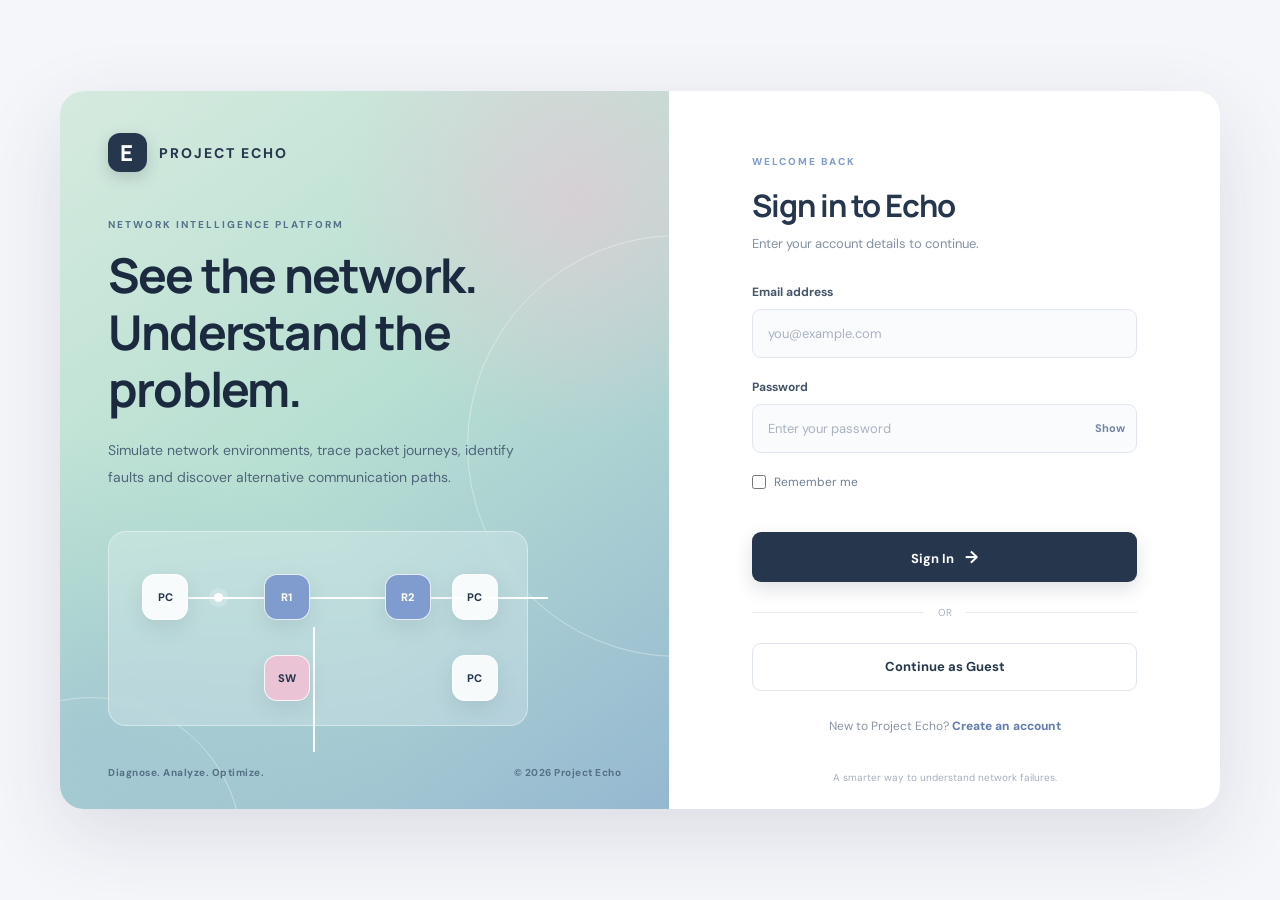
<file: index.html>
<!DOCTYPE html>
<html lang="en">
<head>
    <meta charset="UTF-8">
    <meta name="viewport" content="width=device-width, initial-scale=1.0">
    <meta name="theme-color" content="#f5f7fb">
    <title>Dashboard | Project Echo</title>
    <link rel="stylesheet" href="./CSS/style.css">
</head>
<body class="dashboard-page">

    <div class="dashboard-layout">

        <aside class="sidebar" id="sidebar">
            <a href="dashboard.html" class="sidebar-brand">
                <div class="logo-mark">E</div>
                <div>
                    <strong>PROJECT ECHO</strong>
                    <small>NETWORK INTELLIGENCE</small>
                </div>
            </a>

            <div class="sidebar-label">WORKSPACE</div>

            <nav class="side-nav">
                <a href="#overview" class="nav-item active">
                    <span class="nav-icon">⌂</span> Overview
                </a>
                <a href="#projects" class="nav-item">
                    <span class="nav-icon">▦</span> My Projects
                </a>
                <a href="#activity" class="nav-item">
                    <span class="nav-icon">◷</span> Recent Activity
                </a>
            </nav>

            <div class="sidebar-label tools-label">TOOLS</div>

            <nav class="side-nav">
                <a href="#diagnostics" class="nav-item">
                    <span class="nav-icon">⌁</span> Diagnostics
                </a>
                <a href="#reports" class="nav-item">
                    <span class="nav-icon">▤</span> Reports
                </a>
            </nav>

            <div class="sidebar-bottom">
                <div class="sidebar-help">
                    <div class="help-icon">?</div>
                    <div>
                        <strong>Need help?</strong>
                        <small>Explore the Echo workspace</small>
                    </div>
                </div>

                <div class="user-profile">
                    <div class="avatar" id="userAvatar">G</div>
                    <div class="user-info">
                        <strong id="userName">Guest User</strong>
                        <small id="userRole">Guest access</small>
                    </div>
                    <button id="logoutBtn" class="logout-icon"
                        title="Log out" aria-label="Log out">↗</button>
                </div>
            </div>
        </aside>

        <main class="main-content" id="overview">

            <header class="topbar">
                <button class="menu-toggle" id="menuToggle"
                    aria-label="Toggle sidebar">☰</button>

                <div class="breadcrumb">
                    Workspace <span>/</span> <strong>Overview</strong>
                </div>

                <div class="topbar-right">
                    <span class="status-indicator"></span>
                    <span>System ready</span>
                    <div class="top-avatar" id="topAvatar">G</div>
                </div>
            </header>

            <section class="welcome-section">
                <div>
                    <span class="eyebrow">YOUR NETWORK WORKSPACE</span>
                    <h1>Good day, <span id="welcomeName">there</span>.</h1>
                    <p>Here's what's happening in your network workspace.</p>
                </div>

                <div class="date-display" id="currentDate"></div>
            </section>

            <section class="quick-actions">
                <div>
                    <h3>Ready to explore?</h3>
                    <p>Start by creating a virtual network topology.</p>
                </div>
                <button class="create-btn" id="createProjectBtn">
                    <span>＋</span> Create New Project
                </button>
            </section>

            <section class="stats-grid">
                <article class="stat-card">
                    <div class="stat-top">
                        <span>Total Projects</span>
                        <span class="stat-icon lavender">▦</span>
                    </div>
                    <h2 id="projectCount">03</h2>
                    <p>Your saved network workspaces</p>
                </article>

                <article class="stat-card">
                    <div class="stat-top">
                        <span>Simulations</span>
                        <span class="stat-icon blue">⌁</span>
                    </div>
                    <h2>24</h2>
                    <p>Packet transmission tests</p>
                </article>

                <article class="stat-card">
                    <div class="stat-top">
                        <span>Faults Detected</span>
                        <span class="stat-icon pink">⌕</span>
                    </div>
                    <h2>08</h2>
                    <p>Issues identified in simulations</p>
                </article>

                <article class="stat-card">
                    <div class="stat-top">
                        <span>Network Health</span>
                        <span class="stat-icon green">♡</span>
                    </div>
                    <h2>94<span class="percent">%</span></h2>
                    <p>Illustrative health score</p>
                </article>
            </section>

            <section class="content-grid" id="projects">

                <div class="content-card projects-card">
                    <div class="section-heading">
                        <div>
                            <h2>Recent Projects</h2>
                            <p>Continue where you left off.</p>
                        </div>
                        <a href="#projects">View all</a>
                    </div>

                    <div class="project-list" id="projectList">
                        <article class="project-item">
                            <div class="project-symbol purple">⌘</div>
                            <div class="project-details">
                                <strong>Campus Network Design</strong>
                                <small>12 devices · Updated recently</small>
                            </div>
                            <span class="project-status completed">Saved</span>
                            <button class="project-open" type="button"
                                data-project="Campus Network Design">→</button>
                        </article>

                        <article class="project-item">
                            <div class="project-symbol blue">⌁</div>
                            <div class="project-details">
                                <strong>Router Fault Analysis</strong>
                                <small>8 devices · Updated recently</small>
                            </div>
                            <span class="project-status testing">Testing</span>
                            <button class="project-open" type="button"
                                data-project="Router Fault Analysis">→</button>
                        </article>

                        <article class="project-item">
                            <div class="project-symbol pink">◇</div>
                            <div class="project-details">
                                <strong>Office LAN Simulation</strong>
                                <small>15 devices · Updated recently</small>
                            </div>
                            <span class="project-status completed">Saved</span>
                            <button class="project-open" type="button"
                                data-project="Office LAN Simulation">→</button>
                        </article>
                    </div>
                </div>

                <div class="content-card activity-card" id="activity">
                    <div class="section-heading">
                        <div>
                            <h2>Recent Activity</h2>
                            <p>Your latest workspace actions.</p>
                        </div>
                    </div>

                    <div class="activity-list">
                        <div class="activity-item">
                            <div class="activity-dot green-dot"></div>
                            <div>
                                <strong>Network simulation completed</strong>
                                <small>Campus Network Design</small>
                                <time>Recently</time>
                            </div>
                        </div>

                        <div class="activity-item">
                            <div class="activity-dot pink-dot"></div>
                            <div>
                                <strong>Routing issue detected</strong>
                                <small>Router Fault Analysis</small>
                                <time>Recently</time>
                            </div>
                        </div>

                        <div class="activity-item">
                            <div class="activity-dot blue-dot"></div>
                            <div>
                                <strong>Project configuration updated</strong>
                                <small>Office LAN Simulation</small>
                                <time>Recently</time>
                            </div>
                        </div>
                    </div>
                </div>

            </section>

            <section class="bottom-grid">
                <div class="content-card network-card" id="diagnostics">
                    <div class="section-heading">
                        <div>
                            <h2>Network Diagnostics</h2>
                            <p>Tools available in your Echo workspace.</p>
                        </div>
                        <span class="coming-soon">MODULES PREVIEW</span>
                    </div>

                    <div class="diagnostic-tools">
                        <div class="diagnostic-tool">
                            <div class="tool-icon tool-blue">⌘</div>
                            <div>
                                <strong>Topology Designer</strong>
                                <small>Build and configure virtual networks</small>
                            </div>
                        </div>

                        <div class="diagnostic-tool">
                            <div class="tool-icon tool-green">↗</div>
                            <div>
                                <strong>Packet Simulation</strong>
                                <small>Trace packet movement across devices</small>
                            </div>
                        </div>

                        <div class="diagnostic-tool">
                            <div class="tool-icon tool-pink">⌕</div>
                            <div>
                                <strong>Fault Diagnosis</strong>
                                <small>Identify network issues and their causes</small>
                            </div>
                        </div>

                        <div class="diagnostic-tool">
                            <div class="tool-icon tool-purple">⌁</div>
                            <div>
                                <strong>Resilience Analysis</strong>
                                <small>Explore alternate paths and connectivity</small>
                            </div>
                        </div>
                    </div>
                </div>

                <div class="insight-card" id="reports">
                    <span class="insight-tag">PROJECT ECHO</span>
                    <div class="insight-graphic">E</div>
                    <h2>Every connection<br>tells a story.</h2>
                    <p>
                        Understand how your network behaves,
                        discover where it fails and find a better path.
                    </p>
                    <span class="insight-footer">DIAGNOSE · ANALYZE · OPTIMIZE</span>
                </div>
            </section>

            <footer class="dashboard-footer">
                <span>© 2026 Project Echo</span>
                <span>Network Fault Diagnosis & Resilience Analysis</span>
            </footer>

        </main>
    </div>

    <script src="./js/auth.js"></script>
</body>
</html>
</file>
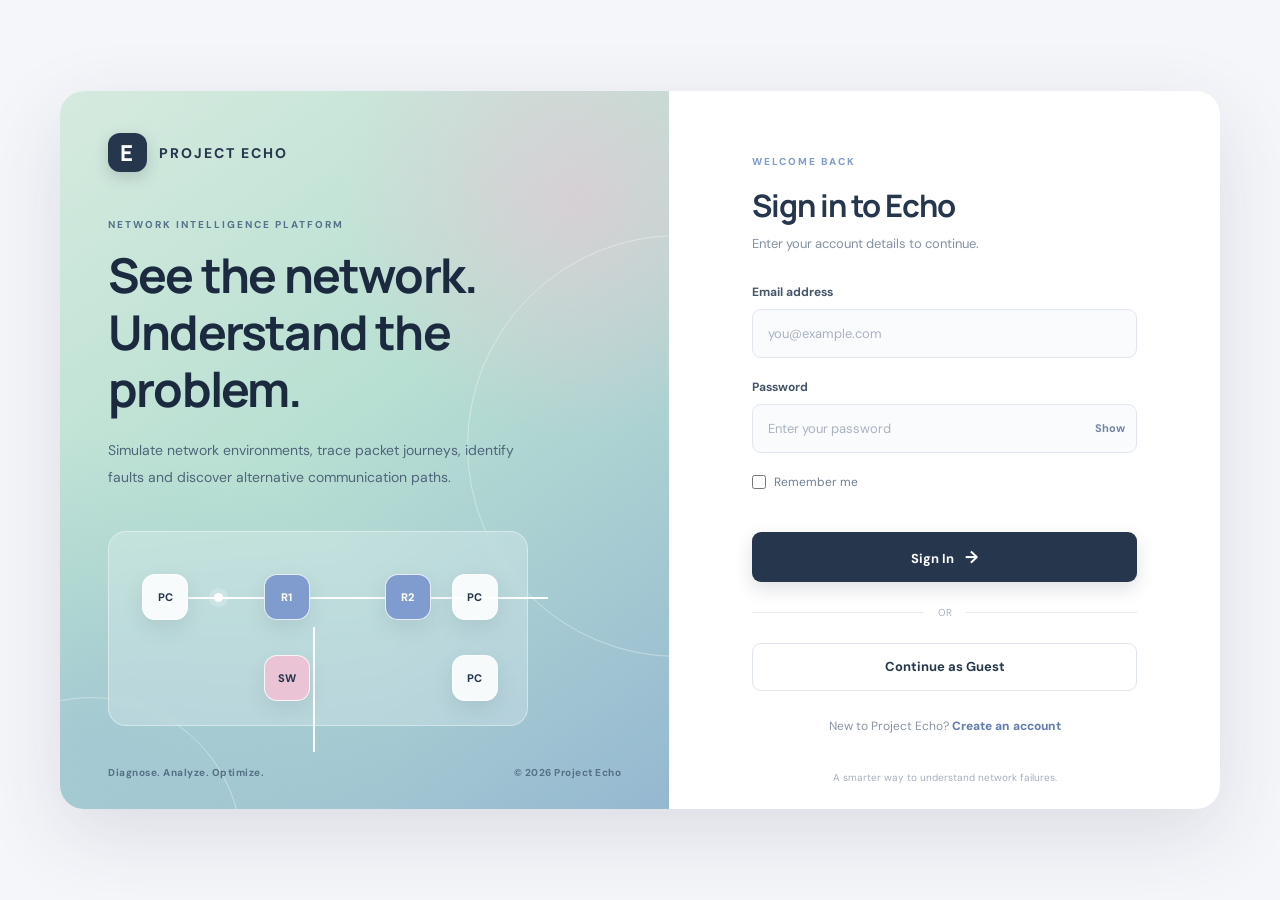
<file: login.html>
<!DOCTYPE html>
<html lang="en">
<head>
    <meta charset="UTF-8">
    <meta name="viewport" content="width=device-width, initial-scale=1.0">
    <title>Login | Project Echo</title>
<link rel="stylesheet" href="./CSS/style.css">
</head>
<body class="auth-page">

    <main class="auth-layout">

        <section class="auth-showcase">
            <div class="showcase-top">
                <div class="logo-mark">E</div>
                <span>PROJECT ECHO</span>
            </div>

            <div class="showcase-content">
                <span class="eyebrow">NETWORK INTELLIGENCE PLATFORM</span>
                <h1>See the network.<br>Understand the problem.</h1>
                <p>
                    Simulate network environments, trace packet journeys,
                    identify faults and discover alternative communication paths.
                </p>

                <div class="network-art">
                    <div class="network-line line-one"></div>
                    <div class="network-line line-two"></div>
                    <div class="network-line line-three"></div>
                    <div class="network-line line-four"></div>

                    <div class="network-node node-a">
                        <span>PC</span>
                    </div>
                    <div class="network-node node-b">
                        <span>R1</span>
                    </div>
                    <div class="network-node node-c">
                        <span>R2</span>
                    </div>
                    <div class="network-node node-d">
                        <span>PC</span>
                    </div>
                    <div class="network-node node-e">
                        <span>SW</span>
                    </div>
                    <div class="network-node node-f">
                        <span>PC</span>
                    </div>
                    <div class="packet-dot"></div>
                </div>
            </div>

            <div class="showcase-footer">
                <span>Diagnose. Analyze. Optimize.</span>
                <span>© 2026 Project Echo</span>
            </div>
        </section>

        <section class="auth-panel">
            <div class="mobile-logo">
                <div class="logo-mark">E</div>
                <span>PROJECT ECHO</span>
            </div>

            <div class="auth-form-wrapper">
                <div class="form-heading">
                    <span class="eyebrow">WELCOME BACK</span>
                    <h2>Sign in to Echo</h2>
                    <p>Enter your account details to continue.</p>
                </div>

                <form id="loginForm">
                    <div class="form-group">
                        <label for="email">Email address</label>
                        <input
                            type="email"
                            id="email"
                            placeholder="you@example.com"
                            autocomplete="email"
                            required
                        >
                    </div>

                    <div class="form-group">
                        <div class="label-row">
                            <label for="password">Password</label>
                        </div>

                        <div class="password-wrapper">
                            <input
                                type="password"
                                id="password"
                                placeholder="Enter your password"
                                autocomplete="current-password"
                                required
                            >
                            <button
                                type="button"
                                class="toggle-password"
                                data-target="password"
                            >Show</button>
                        </div>
                    </div>

                    <div class="form-options">
                        <label class="remember-option">
                            <input type="checkbox" id="remember">
                            <span>Remember me</span>
                        </label>
                    </div>

                    <p id="message" class="form-message" aria-live="polite"></p>

                    <button type="submit" class="primary-btn">
                        Sign In <span>→</span>
                    </button>
                </form>

                <div class="form-divider"><span>OR</span></div>

                <a href="index.html?guest=true" class="guest-btn">
                    Continue as Guest
                </a>

                <p class="form-bottom">
                    New to Project Echo?
                    <a href="register.html">Create an account</a>
                </p>
            </div>

            <p class="panel-footer">
                A smarter way to understand network failures.
            </p>
        </section>

    </main>

    <script src="./js/auth.js"></script>
</body>
</html>
</file>
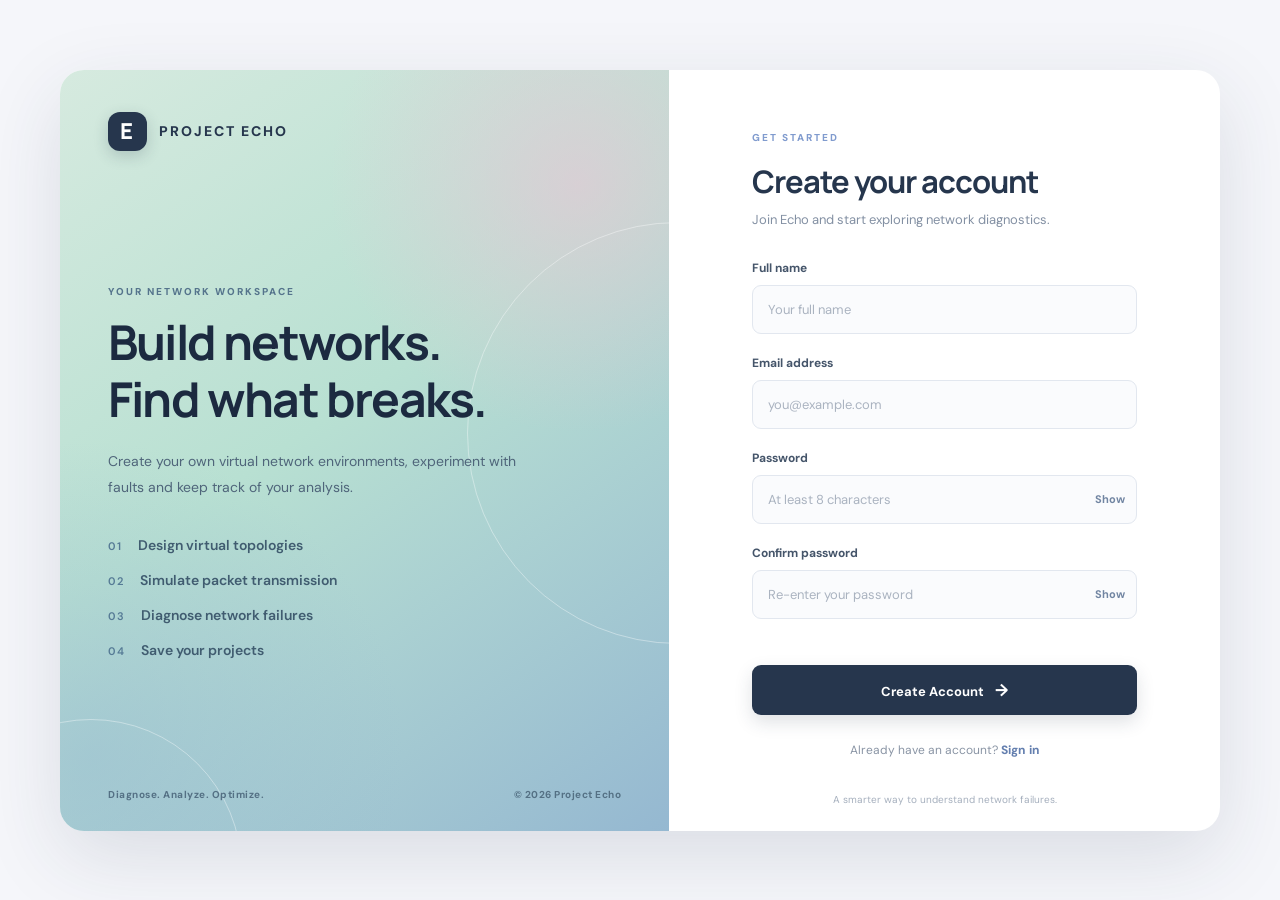
<file: register.html>
<!DOCTYPE html>
<html lang="en">
<head>
    <meta charset="UTF-8">
    <meta name="viewport" content="width=device-width, initial-scale=1.0">
    <title>Create Account | Project Echo</title>
    <link rel="stylesheet" href="./CSS/style.css">
</head>
<body class="auth-page">

    <main class="auth-layout">

        <section class="auth-showcase">
            <div class="showcase-top">
                <div class="logo-mark">E</div>
                <span>PROJECT ECHO</span>
            </div>

            <div class="showcase-content">
                <span class="eyebrow">YOUR NETWORK WORKSPACE</span>
                <h1>Build networks.<br>Find what breaks.</h1>
                <p>
                    Create your own virtual network environments,
                    experiment with faults and keep track of your analysis.
                </p>

                <div class="feature-points">
                    <div><span>01</span> Design virtual topologies</div>
                    <div><span>02</span> Simulate packet transmission</div>
                    <div><span>03</span> Diagnose network failures</div>
                    <div><span>04</span> Save your projects</div>
                </div>
            </div>

            <div class="showcase-footer">
                <span>Diagnose. Analyze. Optimize.</span>
                <span>© 2026 Project Echo</span>
            </div>
        </section>

        <section class="auth-panel">
            <div class="mobile-logo">
                <div class="logo-mark">E</div>
                <span>PROJECT ECHO</span>
            </div>

            <div class="auth-form-wrapper">
                <div class="form-heading">
                    <span class="eyebrow">GET STARTED</span>
                    <h2>Create your account</h2>
                    <p>Join Echo and start exploring network diagnostics.</p>
                </div>

                <form id="registerForm">
                    <div class="form-group">
                        <label for="name">Full name</label>
                        <input
                            type="text"
                            id="name"
                            placeholder="Your full name"
                            autocomplete="name"
                            required
                        >
                    </div>

                    <div class="form-group">
                        <label for="email">Email address</label>
                        <input
                            type="email"
                            id="email"
                            placeholder="you@example.com"
                            autocomplete="email"
                            required
                        >
                    </div>

                    <div class="form-group">
                        <label for="password">Password</label>
                        <div class="password-wrapper">
                            <input
                                type="password"
                                id="password"
                                placeholder="At least 8 characters"
                                minlength="8"
                                autocomplete="new-password"
                                required
                            >
                            <button type="button" class="toggle-password"
                                data-target="password">Show</button>
                        </div>
                    </div>

                    <div class="form-group">
                        <label for="confirmPassword">Confirm password</label>
                        <div class="password-wrapper">
                            <input
                                type="password"
                                id="confirmPassword"
                                placeholder="Re-enter your password"
                                autocomplete="new-password"
                                required
                            >
                            <button type="button" class="toggle-password"
                                data-target="confirmPassword">Show</button>
                        </div>
                    </div>

                    <p id="message" class="form-message" aria-live="polite"></p>

                    <button type="submit" class="primary-btn">
                        Create Account <span>→</span>
                    </button>
                </form>

                <p class="form-bottom">
                    Already have an account?
                    <a href="login.html">Sign in</a>
                </p>
            </div>

            <p class="panel-footer">
                A smarter way to understand network failures.
            </p>
        </section>

    </main>

    <script src="./js/auth.js"></script>
</body>
</html>
</file>
<file: CSS/style.css>
@import url('https://fonts.googleapis.com/css2?family=DM+Sans:wght@400;500;600;700;800&family=Manrope:wght@400;500;600;700;800&display=swap');

:root {
    --pink: #EAC4D5;
    --mint-light: #D6EADF;
    --mint: #B8E0D2;
    --blue-light: #95B8D1;
    --blue: #809BCE;

    --navy: #26364D;
    --navy-deep: #1C2A40;
    --text: #34445A;
    --muted: #8390A3;
    --surface: #FFFFFF;
    --background: #F4F6FA;
    --border: #E8ECF2;

    --shadow: 0 12px 35px rgba(38, 54, 77, 0.07);
}

* {
    margin: 0;
    padding: 0;
    box-sizing: border-box;
}

body {
    font-family: 'DM Sans', sans-serif;
    color: var(--text);
}

button, input {
    font: inherit;
}

button, a {
    -webkit-tap-highlight-color: transparent;
}

a {
    text-decoration: none;
}

/* =====================================
   LOGIN AND REGISTRATION
===================================== */

.auth-page {
    min-height: 100vh;
    background: #F5F6FA;
    display: flex;
    align-items: center;
    justify-content: center;
    padding: 35px;
}

.auth-layout {
    display: grid;
    grid-template-columns: 1.05fr 0.95fr;
    width: min(1160px, 100%);
    min-height: 700px;
    background: white;
    border-radius: 24px;
    overflow: hidden;
    box-shadow: 0 25px 80px rgba(38, 54, 77, 0.13);
}

/* Left showcase */

.auth-showcase {
    background:
        radial-gradient(circle at 85% 15%, rgba(234,196,213,.6), transparent 30%),
        radial-gradient(circle at 5% 90%, rgba(149,184,209,.45), transparent 35%),
        linear-gradient(145deg, #D6EADF 0%, #B8E0D2 45%, #95B8D1 100%);
    padding: 42px 48px 30px;
    display: flex;
    flex-direction: column;
    justify-content: space-between;
    position: relative;
    overflow: hidden;
}

.auth-showcase::before,
.auth-showcase::after {
    content: "";
    position: absolute;
    border: 1px solid rgba(255,255,255,.38);
    border-radius: 50%;
    pointer-events: none;
}

.auth-showcase::before {
    width: 420px;
    height: 420px;
    top: 20%;
    right: -220px;
}

.auth-showcase::after {
    width: 300px;
    height: 300px;
    bottom: -190px;
    left: -120px;
}

.showcase-top, .mobile-logo {
    display: flex;
    align-items: center;
    gap: 12px;
    font-weight: 800;
    letter-spacing: 2px;
    font-size: 14px;
    color: var(--navy);
    position: relative;
    z-index: 1;
}

.logo-mark {
    width: 39px;
    height: 39px;
    border-radius: 12px;
    background: var(--navy);
    color: white;
    display: grid;
    place-items: center;
    font-family: 'Manrope', sans-serif;
    font-size: 22px;
    font-weight: 800;
    box-shadow: 0 5px 15px rgba(38,54,77,.2);
}

.showcase-content {
    position: relative;
    z-index: 1;
    margin: 40px 0;
}

.eyebrow {
    display: inline-block;
    color: #55748C;
    font-size: 10px;
    font-weight: 800;
    letter-spacing: 2px;
    margin-bottom: 16px;
}

.showcase-content h1 {
    color: var(--navy-deep);
    font-family: 'Manrope', sans-serif;
    font-size: clamp(34px, 4vw, 48px);
    line-height: 1.18;
    letter-spacing: -1.8px;
    margin-bottom: 20px;
}

.showcase-content > p {
    max-width: 410px;
    color: #4F657A;
    font-size: 14px;
    line-height: 1.9;
}

/* Network illustration */

.network-art {
    height: 195px;
    max-width: 420px;
    position: relative;
    margin-top: 40px;
    background: rgba(255,255,255,.22);
    border: 1px solid rgba(255,255,255,.4);
    border-radius: 18px;
    backdrop-filter: blur(5px);
}

.network-node {
    width: 46px;
    height: 46px;
    background: rgba(255,255,255,.88);
    border: 1px solid rgba(255,255,255,.8);
    box-shadow: 0 8px 20px rgba(38,54,77,.10);
    border-radius: 13px;
    position: absolute;
    display: grid;
    place-items: center;
    color: var(--navy);
    font-size: 11px;
    font-weight: 800;
    z-index: 2;
}

.node-a { left: 8%; top: 22%; }
.node-b { left: 37%; top: 22%; background: #809BCE; color: white; }
.node-c { left: 66%; top: 22%; background: #809BCE; color: white; }
.node-d { right: 7%; top: 22%; }
.node-e { left: 37%; bottom: 12%; background: #EAC4D5; }
.node-f { right: 7%; bottom: 12%; }

.network-line {
    height: 2px;
    background: rgba(255,255,255,.95);
    position: absolute;
    transform-origin: left center;
    z-index: 1;
}

.line-one { width: 29%; left: 19%; top: 34%; }
.line-two { width: 29%; left: 48%; top: 34%; }
.line-three { width: 28%; left: 77%; top: 34%; }
.line-four {
    width: 30%;
    left: 49%;
    top: 49%;
    transform: rotate(90deg);
    transform-origin: left center;
}

.packet-dot {
    width: 9px;
    height: 9px;
    background: white;
    border-radius: 50%;
    position: absolute;
    left: 25%;
    top: 32%;
    box-shadow: 0 0 0 5px rgba(255,255,255,.2);
    animation: packetMove 4s ease-in-out infinite;
}

@keyframes packetMove {
    0% { left: 25%; opacity: 0; }
    15% { opacity: 1; }
    50% { left: 68%; }
    85% { left: 85%; opacity: 1; }
    100% { left: 88%; opacity: 0; }
}

.feature-points {
    display: grid;
    gap: 17px;
    margin-top: 35px;
    color: #405C70;
    font-size: 14px;
    font-weight: 600;
}

.feature-points span {
    color: #557A95;
    font-size: 11px;
    margin-right: 13px;
    letter-spacing: 1px;
}

.showcase-footer {
    display: flex;
    justify-content: space-between;
    gap: 12px;
    color: #547084;
    font-size: 10px;
    font-weight: 700;
    letter-spacing: .5px;
    position: relative;
    z-index: 1;
}

/* Right auth panel */

.auth-panel {
    padding: 55px 55px 25px;
    display: flex;
    flex-direction: column;
    justify-content: center;
    position: relative;
}

.mobile-logo {
    display: none;
}

.auth-form-wrapper {
    width: 100%;
    max-width: 385px;
    margin: auto;
}

.form-heading {
    margin-bottom: 32px;
}

.form-heading .eyebrow {
    color: var(--blue);
}

.form-heading h2 {
    font-family: 'Manrope', sans-serif;
    font-size: 31px;
    letter-spacing: -1px;
    color: var(--navy);
    margin-bottom: 9px;
}

.form-heading p {
    font-size: 13px;
    color: var(--muted);
}

.form-group {
    margin-bottom: 21px;
}

.form-group > label,
.label-row label {
    display: block;
    color: #45556A;
    font-size: 12px;
    font-weight: 700;
    margin-bottom: 9px;
}

.form-group input {
    width: 100%;
    height: 49px;
    padding: 0 15px;
    border: 1px solid #E2E7EF;
    border-radius: 9px;
    background: #FAFBFD;
    outline: none;
    font-size: 13px;
    color: var(--navy);
    transition: .2s;
}

.form-group input:focus {
    border-color: var(--blue);
    background: white;
    box-shadow: 0 0 0 3px rgba(128,155,206,.13);
}

.form-group input::placeholder {
    color: #AAB3C0;
}

.password-wrapper {
    position: relative;
}

.password-wrapper input {
    padding-right: 60px;
}

.toggle-password {
    position: absolute;
    right: 12px;
    top: 50%;
    transform: translateY(-50%);
    border: 0;
    background: transparent;
    color: #7185A2;
    font-size: 11px;
    font-weight: 700;
    cursor: pointer;
}

.form-options {
    display: flex;
    justify-content: space-between;
    align-items: center;
    margin: 2px 0 17px;
}

.remember-option {
    display: flex;
    align-items: center;
    gap: 8px;
    color: #718096;
    font-size: 12px;
    cursor: pointer;
}

.remember-option input {
    accent-color: var(--blue);
    width: 14px;
    height: 14px;
}

.form-message {
    min-height: 18px;
    font-size: 12px;
    color: #D45B75;
    margin-bottom: 7px;
}

.primary-btn {
    width: 100%;
    height: 50px;
    border: none;
    border-radius: 9px;
    background: var(--navy);
    color: white;
    font-size: 13px;
    font-weight: 700;
    cursor: pointer;
    box-shadow: 0 7px 18px rgba(38,54,77,.15);
    transition: .2s;
}

.primary-btn span {
    margin-left: 8px;
    font-size: 17px;
}

.primary-btn:hover {
    background: #405875;
    transform: translateY(-1px);
}

.form-divider {
    display: flex;
    align-items: center;
    gap: 14px;
    color: #A5AFBD;
    font-size: 10px;
    margin: 24px 0;
}

.form-divider::before,
.form-divider::after {
    content: "";
    height: 1px;
    flex: 1;
    background: var(--border);
}

.guest-btn {
    display: flex;
    align-items: center;
    justify-content: center;
    height: 48px;
    border: 1px solid #DFE5ED;
    border-radius: 9px;
    color: var(--navy);
    font-size: 13px;
    font-weight: 700;
    transition: .2s;
}

.guest-btn:hover {
    background: #F4F7FB;
    border-color: var(--blue);
}

.form-bottom {
    margin-top: 27px;
    color: #8994A4;
    font-size: 12px;
    text-align: center;
}

.form-bottom a {
    color: #647FAF;
    font-weight: 800;
}

.panel-footer {
    text-align: center;
    color: #A5AFBD;
    font-size: 10px;
    margin-top: 35px;
}

/* =====================================
   DASHBOARD
===================================== */

.dashboard-page {
    background: var(--background);
    min-height: 100vh;
}

.dashboard-layout {
    min-height: 100vh;
}

.sidebar {
    width: 250px;
    background: white;
    border-right: 1px solid var(--border);
    position: fixed;
    inset: 0 auto 0 0;
    z-index: 20;
    display: flex;
    flex-direction: column;
    padding: 27px 17px 17px;
}

.sidebar-brand {
    display: flex;
    align-items: center;
    gap: 11px;
    padding: 0 8px 35px;
    color: var(--navy);
}

.sidebar-brand strong {
    display: block;
    font-size: 12px;
    letter-spacing: 1px;
}

.sidebar-brand small {
    display: block;
    font-size: 8px;
    color: #9AA5B5;
    letter-spacing: 1px;
    margin-top: 5px;
}

.sidebar-label {
    font-size: 9px;
    font-weight: 800;
    letter-spacing: 1.7px;
    color: #A4AFBE;
    padding: 0 12px;
    margin-bottom: 12px;
}

.tools-label {
    margin-top: 28px;
}

.side-nav {
    display: grid;
    gap: 5px;
}

.nav-item {
    display: flex;
    align-items: center;
    gap: 12px;
    padding: 12px 13px;
    border-radius: 8px;
    color: #77869A;
    font-size: 12px;
    font-weight: 600;
    transition: .2s;
}

.nav-item:hover {
    background: #F5F7FA;
    color: var(--navy);
}

.nav-item.active {
    background: #EAF0F8;
    color: #536F9F;
}

.nav-icon {
    font-size: 18px;
    width: 20px;
    text-align: center;
}

.sidebar-bottom {
    margin-top: auto;
}

.sidebar-help {
    display: flex;
    align-items: center;
    gap: 10px;
    padding: 13px 10px;
    margin-bottom: 17px;
    background: #F3F6FA;
    border-radius: 10px;
}

.help-icon {
    width: 28px;
    height: 28px;
    background: var(--pink);
    color: var(--navy);
    border-radius: 8px;
    display: grid;
    place-items: center;
    font-weight: 800;
}

.sidebar-help strong,
.sidebar-help small {
    display: block;
}

.sidebar-help strong {
    color: var(--navy);
    font-size: 10px;
}

.sidebar-help small {
    color: #98A3B2;
    font-size: 9px;
    margin-top: 4px;
}

.user-profile {
    display: flex;
    align-items: center;
    gap: 10px;
    border-top: 1px solid var(--border);
    padding: 18px 5px 0;
}

.avatar, .top-avatar {
    width: 34px;
    height: 34px;
    border-radius: 50%;
    display: grid;
    place-items: center;
    background: var(--blue);
    color: white;
    font-weight: 800;
    font-size: 12px;
}

.user-info {
    min-width: 0;
    flex: 1;
}

.user-info strong, .user-info small {
    display: block;
    overflow: hidden;
    text-overflow: ellipsis;
    white-space: nowrap;
}

.user-info strong {
    color: var(--navy);
    font-size: 11px;
}

.user-info small {
    color: #9AA5B5;
    font-size: 9px;
    margin-top: 4px;
}

.logout-icon {
    border: none;
    background: transparent;
    color: #8D9AAF;
    font-size: 20px;
    cursor: pointer;
    padding: 5px;
}

.logout-icon:hover {
    color: #D46D86;
}

/* Main area */

.main-content {
    margin-left: 250px;
    padding: 0 42px 25px;
    max-width: 1700px;
}

.topbar {
    height: 75px;
    display: flex;
    align-items: center;
    justify-content: space-between;
    border-bottom: 1px solid #E8ECF2;
}

.breadcrumb {
    color: #9AA5B5;
    font-size: 11px;
}

.breadcrumb span {
    margin: 0 9px;
    color: #C5CCD5;
}

.breadcrumb strong {
    color: var(--navy);
}

.topbar-right {
    display: flex;
    align-items: center;
    gap: 9px;
    color: #7C8B9E;
    font-size: 10px;
}

.status-indicator {
    width: 7px;
    height: 7px;
    background: #78BDA1;
    border-radius: 50%;
    box-shadow: 0 0 0 4px rgba(120,189,161,.14);
}

.top-avatar {
    margin-left: 13px;
    width: 31px;
    height: 31px;
    background: var(--pink);
    color: var(--navy);
}

.menu-toggle {
    display: none;
}

.welcome-section {
    display: flex;
    justify-content: space-between;
    align-items: flex-end;
    margin: 35px 0 26px;
}

.welcome-section .eyebrow {
    margin-bottom: 10px;
    font-size: 9px;
}

.welcome-section h1 {
    color: var(--navy);
    font-family: 'Manrope', sans-serif;
    font-size: 28px;
    letter-spacing: -1px;
}

.welcome-section h1 span {
    color: #7893C0;
}

.welcome-section p {
    margin-top: 8px;
    font-size: 12px;
    color: #8D9AAC;
}

.date-display {
    color: #8B97A8;
    font-size: 11px;
    padding-bottom: 5px;
}

/* Quick action banner */

.quick-actions {
    min-height: 105px;
    padding: 22px 27px;
    border-radius: 13px;
    background:
        radial-gradient(circle at 85% 0%, rgba(234,196,213,.7), transparent 27%),
        linear-gradient(105deg, #D6EADF, #B8E0D2 65%, #C6D8E9);
    display: flex;
    align-items: center;
    justify-content: space-between;
    gap: 20px;
    margin-bottom: 23px;
    overflow: hidden;
}

.quick-actions h3 {
    color: var(--navy);
    font-family: 'Manrope', sans-serif;
    font-size: 17px;
}

.quick-actions p {
    margin-top: 6px;
    color: #5D7587;
    font-size: 11px;
}

.create-btn {
    padding: 12px 17px;
    border: none;
    border-radius: 8px;
    background: var(--navy);
    color: white;
    font-size: 11px;
    font-weight: 700;
    cursor: pointer;
    white-space: nowrap;
    transition: .2s;
}

.create-btn:hover {
    background: #405875;
    transform: translateY(-2px);
}

.create-btn span {
    font-size: 17px;
    margin-right: 5px;
    vertical-align: -1px;
}

/* Statistics */

.stats-grid {
    display: grid;
    grid-template-columns: repeat(4, minmax(0, 1fr));
    gap: 16px;
    margin-bottom: 22px;
}

.stat-card {
    background: white;
    border: 1px solid var(--border);
    border-radius: 12px;
    padding: 18px;
    box-shadow: 0 4px 15px rgba(38,54,77,.025);
}

.stat-top {
    display: flex;
    align-items: center;
    justify-content: space-between;
    color: #8995A6;
    font-size: 10px;
    font-weight: 600;
}

.stat-icon {
    width: 31px;
    height: 31px;
    display: grid;
    place-items: center;
    border-radius: 9px;
    font-size: 17px;
}

.lavender { background: #E9E9F8; color: #8886C5; }
.blue { background: #E4EDF7; color: #6F93BD; }
.pink { background: #F8E9EF; color: #CB91AA; }
.green { background: #E4F1EB; color: #71A990; }

.stat-card h2 {
    color: var(--navy);
    font-family: 'Manrope', sans-serif;
    font-size: 27px;
    margin-top: 14px;
    letter-spacing: -1px;
}

.percent {
    font-size: 15px;
    color: #8C9AB0;
}

.stat-card p {
    color: #A1AAB8;
    font-size: 9px;
    margin-top: 4px;
}

/* Content cards */

.content-grid {
    display: grid;
    grid-template-columns: 1.35fr 1fr;
    gap: 18px;
    margin-bottom: 20px;
}

.content-card {
    background: white;
    border: 1px solid var(--border);
    border-radius: 12px;
    padding: 22px;
    min-width: 0;
}

.section-heading {
    display: flex;
    align-items: center;
    justify-content: space-between;
    gap: 10px;
    margin-bottom: 20px;
}

.section-heading h2 {
    color: var(--navy);
    font-family: 'Manrope', sans-serif;
    font-size: 15px;
}

.section-heading p {
    color: #A0AAB8;
    font-size: 10px;
    margin-top: 5px;
}

.section-heading > a {
    color: #7792BD;
    font-size: 10px;
    font-weight: 700;
}

.project-list {
    display: grid;
}

.project-item {
    display: flex;
    align-items: center;
    gap: 11px;
    padding: 14px 0;
    border-bottom: 1px solid #F0F2F5;
}

.project-item:last-child {
    border-bottom: none;
    padding-bottom: 0;
}

.project-symbol {
    width: 38px;
    height: 38px;
    border-radius: 10px;
    display: grid;
    place-items: center;
    font-size: 19px;
    flex-shrink: 0;
}

.purple { background: #EDEBFA; color: #918AC8; }
.project-symbol.blue { background: #E5EEF8; color: #7395BD; }
.project-symbol.pink { background: #F8EAF0; color: #CA8EA7; }

.project-details {
    flex: 1;
    min-width: 0;
}

.project-details strong {
    display: block;
    font-size: 11px;
    color: #47566A;
}

.project-details small {
    display: block;
    font-size: 9px;
    color: #A2ACBA;
    margin-top: 5px;
}

.project-status {
    padding: 5px 8px;
    border-radius: 20px;
    font-size: 8px;
    font-weight: 700;
}

.completed {
    background: #EAF4EF;
    color: #70A78D;
}

.testing {
    background: #F8F0E3;
    color: #B5945D;
}

.project-open {
    border: none;
    background: transparent;
    color: #91A1B5;
    font-size: 18px;
    cursor: pointer;
    padding: 4px;
}

.project-open:hover {
    color: var(--navy);
}

/* Activity */

.activity-list {
    display: grid;
}

.activity-item {
    display: flex;
    gap: 12px;
    padding: 12px 0;
    border-bottom: 1px solid #F0F2F5;
}

.activity-item:last-child {
    border: none;
}

.activity-dot {
    width: 9px;
    height: 9px;
    border-radius: 50%;
    margin-top: 4px;
    flex-shrink: 0;
}

.green-dot { background: #8DC7A8; }
.pink-dot { background: #DCA4BA; }
.blue-dot { background: #8FAFD0; }

.activity-item strong {
    display: block;
    color: #536176;
    font-size: 10px;
}

.activity-item small,
.activity-item time {
    display: block;
    color: #A1AAB7;
    font-size: 9px;
    margin-top: 5px;
}

.activity-item time {
    color: #B4BCC7;
}

/* Lower dashboard */

.bottom-grid {
    display: grid;
    grid-template-columns: 1.35fr 1fr;
    gap: 18px;
    margin-bottom: 24px;
}

.coming-soon {
    color: #8A9CBA;
    font-size: 8px;
    font-weight: 800;
    letter-spacing: 1px;
    background: #EEF2F8;
    padding: 7px 9px;
    border-radius: 5px;
    white-space: nowrap;
}

.diagnostic-tools {
    display: grid;
    grid-template-columns: 1fr 1fr;
    gap: 20px 15px;
}

.diagnostic-tool {
    display: flex;
    align-items: center;
    gap: 10px;
}

.tool-icon {
    width: 35px;
    height: 35px;
    border-radius: 9px;
    display: grid;
    place-items: center;
    font-size: 17px;
    flex-shrink: 0;
}

.tool-blue { background: #E7EFF8; color: #7398C2; }
.tool-green { background: #E6F2EB; color: #77AE91; }
.tool-pink { background: #F8EAF0; color: #C98FA7; }
.tool-purple { background: #EEECF8; color: #928AC6; }

.diagnostic-tool strong {
    display: block;
    color: #536176;
    font-size: 10px;
}

.diagnostic-tool small {
    display: block;
    color: #A1AAB7;
    font-size: 8px;
    margin-top: 5px;
    line-height: 1.5;
}

.insight-card {
    min-height: 210px;
    padding: 24px;
    border-radius: 12px;
    position: relative;
    overflow: hidden;
    background:
        radial-gradient(circle at 90% 10%, rgba(234,196,213,.65), transparent 33%),
        linear-gradient(145deg, #D6EADF, #B8D6DB 55%, #95B8D1);
}

.insight-tag {
    color: #607E91;
    font-size: 8px;
    font-weight: 800;
    letter-spacing: 1.5px;
}

.insight-graphic {
    position: absolute;
    right: 17px;
    top: 18px;
    width: 75px;
    height: 75px;
    border-radius: 23px;
    display: grid;
    place-items: center;
    background: rgba(255,255,255,.4);
    color: rgba(38,54,77,.65);
    font-family: 'Manrope', sans-serif;
    font-weight: 800;
    font-size: 40px;
    transform: rotate(9deg);
}

.insight-card h2 {
    color: var(--navy);
    font-family: 'Manrope', sans-serif;
    font-size: 21px;
    line-height: 1.3;
    margin-top: 22px;
}

.insight-card p {
    max-width: 240px;
    color: #587185;
    font-size: 9px;
    line-height: 1.7;
    margin-top: 9px;
}

.insight-footer {
    display: block;
    color: #688397;
    font-size: 8px;
    font-weight: 800;
    letter-spacing: 1px;
    margin-top: 19px;
}

.dashboard-footer {
    display: flex;
    justify-content: space-between;
    gap: 15px;
    color: #A8B1BE;
    font-size: 9px;
    padding: 15px 0;
    border-top: 1px solid #E8ECF2;
}

.empty-project {
    color: #98A4B3;
    font-size: 11px;
    padding: 20px 0;
}

@media (max-width: 1100px) {
    .main-content {
        padding-left: 25px;
        padding-right: 25px;
    }

    .stats-grid {
        grid-template-columns: repeat(2, 1fr);
    }

    .content-grid,
    .bottom-grid {
        grid-template-columns: 1fr;
    }
}

@media (max-width: 760px) {
    .auth-page {
        padding: 0;
    }

    .auth-layout {
        grid-template-columns: 1fr;
        min-height: 100vh;
        border-radius: 0;
    }

    .auth-showcase {
        display: none;
    }

    .auth-panel {
        padding: 28px 25px;
        min-height: 100vh;
    }

    .mobile-logo {
        display: flex;
        margin-bottom: 45px;
    }

    .auth-form-wrapper {
        margin: auto;
    }

    .panel-footer {
        margin-top: 35px;
    }

    .sidebar {
        transform: translateX(-100%);
        transition: transform .25s ease;
        box-shadow: none;
    }

    .sidebar.open {
        transform: translateX(0);
        box-shadow: 10px 0 30px rgba(38,54,77,.12);
    }

    .main-content {
        margin-left: 0;
        padding: 0 18px 20px;
    }

    .menu-toggle {
        display: block;
        border: 0;
        background: transparent;
        color: var(--navy);
        font-size: 20px;
        cursor: pointer;
    }

    .breadcrumb {
        margin-right: auto;
        margin-left: 12px;
    }

    .welcome-section {
        align-items: flex-start;
        flex-direction: column;
        gap: 12px;
    }

    .welcome-section h1 {
        font-size: 24px;
    }

    .quick-actions {
        align-items: flex-start;
        flex-direction: column;
    }

    .create-btn {
        width: 100%;
    }

    .dashboard-footer {
        flex-direction: column;
    }
}

@media (max-width: 480px) {
    .stats-grid {
        gap: 10px;
    }

    .stat-card {
        padding: 13px;
    }

    .stat-card h2 {
        font-size: 23px;
    }

    .content-card {
        padding: 16px;
    }

    .project-status {
        display: none;
    }

    .diagnostic-tools {
        grid-template-columns: 1fr;
    }

    .topbar-right > span:not(.status-indicator) {
        display: none;
    }

    .coming-soon {
        display: none;
    }

    .auth-panel {
        padding: 25px 22px;
    }
}
</file>
